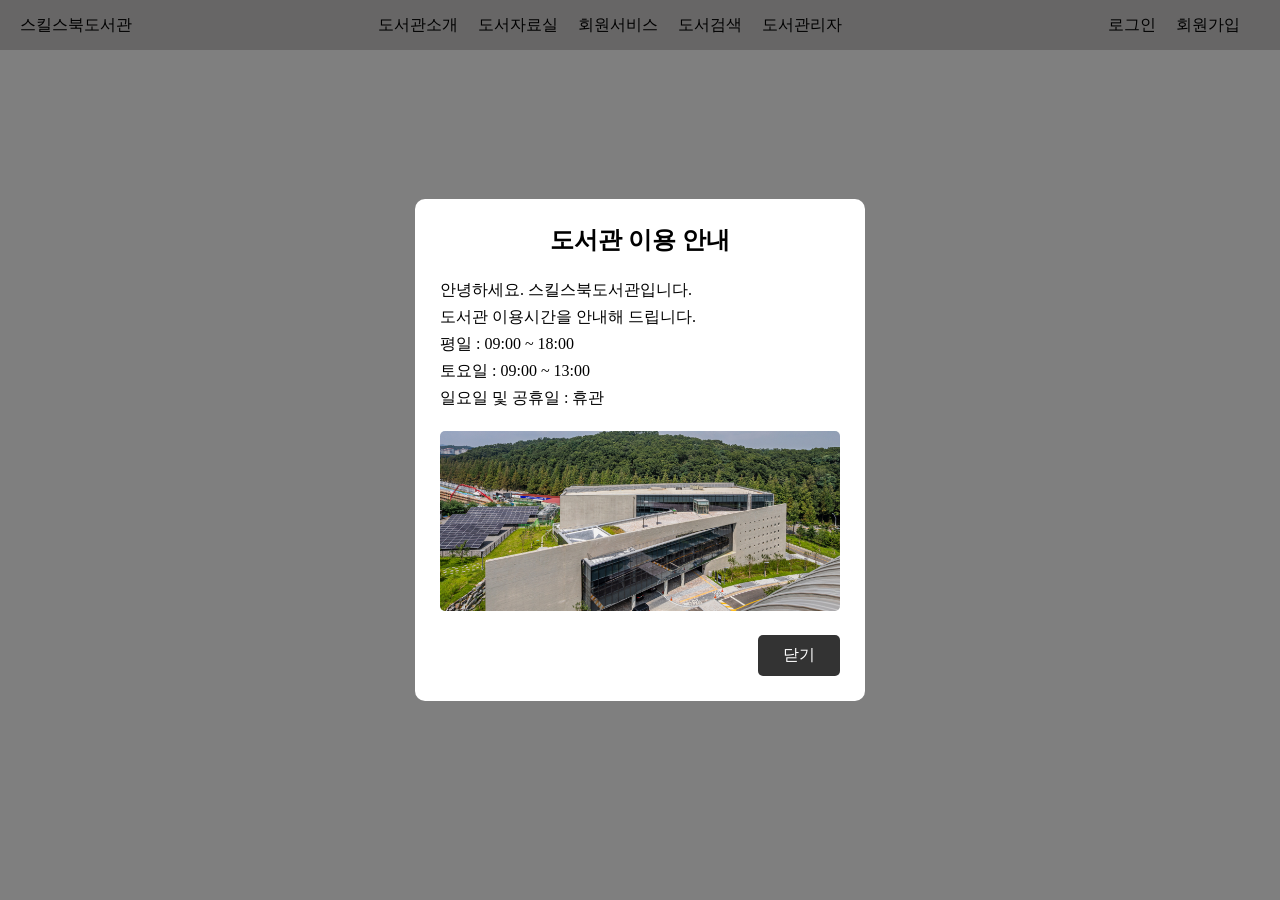
<file: B Module/index.html>
<!DOCTYPE html>
<html lang="ko">
<head>
    <meta charset="UTF-8">
    <meta name="viewport" content="width=device-width, initial-scale=1.0">
    <title>스킬스북도서관</title>
    <link rel="stylesheet" href="css/style.css">
</head>
<body>
    <div class="container">

        <div class="header">
            <div class="logo">
                <a href="index.html">스킬스북도서관</a>
            </div>

            <div class="nav">
                <div class="info">도서관소개</div>
                <div class="items">도서자료실</div>
                <div class="human">회원서비스</div>
                <div class="search">도서검색</div>
                <div class="admin">도서관리자</div>
            </div>

            <div class="right">
                <div class="login">
                    <a href="#login">로그인</a>
                </div>
                <div class="register">
                    <a href="#">회원가입</a>
                </div>
            </div>
        </div>

        <!-- 로그인 팝업 -->
        <div id="login" class="popup">
            <div class="login-box">
                <a href="#" class="close">✕</a>

                <h2>로그인</h2>

                <form action="#">
                    <input type="text" placeholder="아이디" required>
                    <input type="password" placeholder="비밀번호" required>

                    <button type="submit">로그인</button>
                </form>
            </div>
        </div>

        <!-- 안내 팝업 -->
        <input type="checkbox" id="notice-close-check">

        <div class="notice-popup">
            <div class="notice-box">

                <h2>도서관 이용 안내</h2>

                <div class="notice-content">
                    <p>안녕하세요. 스킬스북도서관입니다.</p>
                    <p>도서관 이용시간을 안내해 드립니다.</p>
                    <p>평일 : 09:00 ~ 18:00</p>
                    <p>토요일 : 09:00 ~ 13:00</p>
                    <p>일요일 및 공휴일 : 휴관</p>
                </div>

                <div class="notice-image">
                    <img src="images/images (3).jpg"
                         alt="도서관 안내 이미지">
                </div>

                <div class="notice-footer">
                    <label for="notice-close-check"
                           class="notice-close">
                        닫기
                    </label>
                </div>

            </div>
        </div>

    </div>
</body>
</html>
</file>
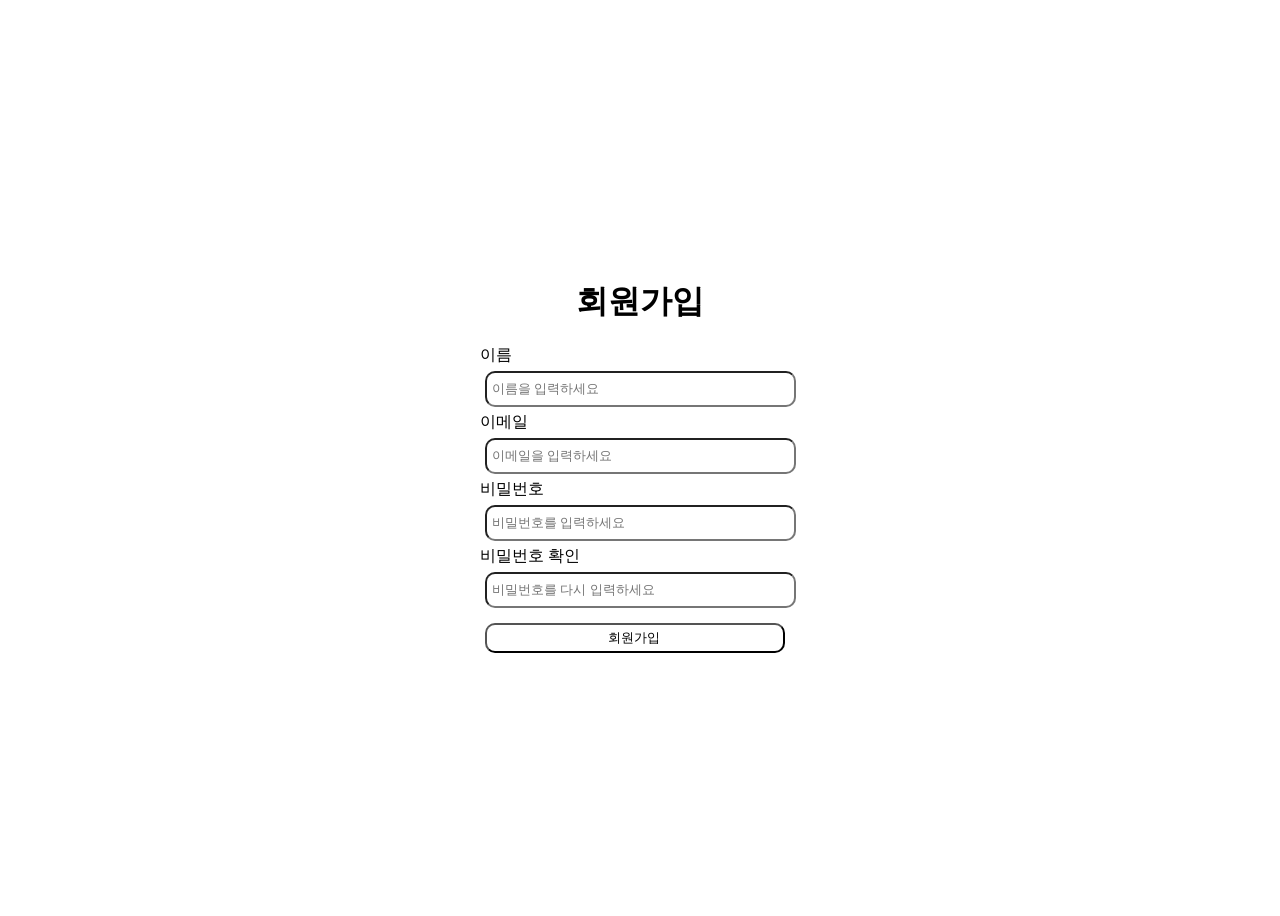
<file: A Module/A4/index.html>
<!DOCTYPE html>
<html lang="en">
<head>
    <meta charset="UTF-8">
    <meta name="viewport" content="width=device-width, initial-scale=1.0">
    <title>Document</title>
    <link rel="stylesheet" href="style.css">
</head>
<body>
    <h1>회원가입</h1>

    <div class="login-form">
        이름 <br>
        <input type = "text" placeholder = "이름을 입력하세요" required/><br>
        이메일 <br>
        <input type = "text" placeholder = "이메일을 입력하세요" required/><br>
        비밀번호 <br>
        <input type = "password" placeholder = "비밀번호를 입력하세요" required /><br>
        비밀번호 확인 <br>
        <input type = "password" placeholder = "비밀번호를 다시 입력하세요" required/><br>
        
        <input type = "submit"  value = "회원가입" id = "signup-btn" />
    </div>
</body>
</html>
</file>
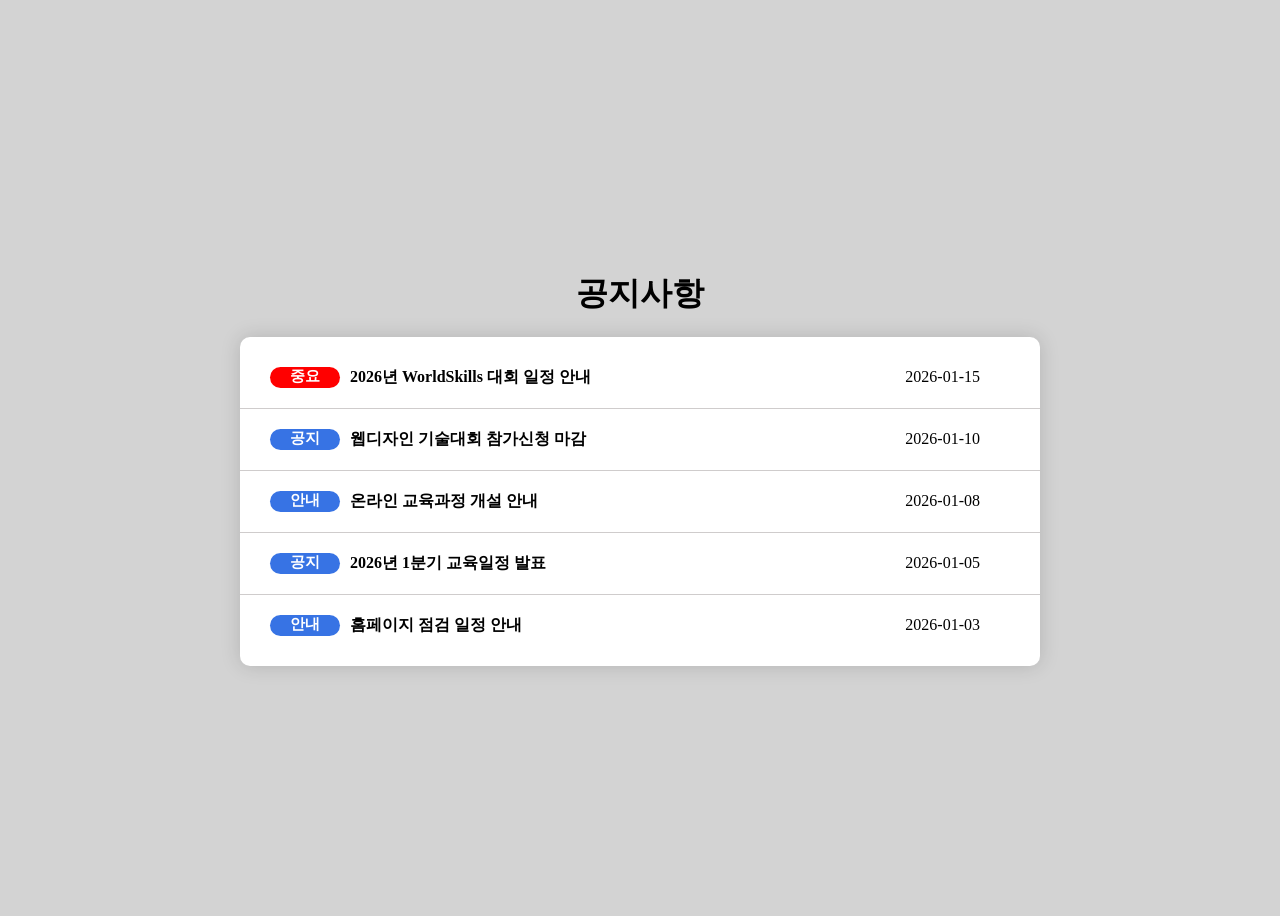
<file: A Module/A5/index.html>
<!DOCTYPE html>
<html lang="en">
<head>
    <meta charset="UTF-8">
    <meta name="viewport" content="width=device-width, initial-scale=1.0">
    <title>Document</title>
    <link rel = "stylesheet" href = "style.css">
</head>
<body>
    <div class="container">
        <div class = "title">
            <h1>공지사항</h1>
        </div>

        <div class = "list">
            <ul>
                <li>
                    <div class = "left">
                        <div class="important">
                            <b>중요</b>
                        </div>
                        <b>2026년 WorldSkills 대회 일정 안내</b>
                    </div>

                    <div class="right">
                        2026-01-15
                    </div>
                </li>

                <li>
                    <div class = "left">
                        <div class="notice">
                            <b>공지</b>
                        </div>
                        <b>웹디자인 기술대회 참가신청 마감</b>
                    </div>

                    <div class="right">
                        2026-01-10
                    </div>
                </li>

                <li>
                    <div class = "left">
                        <div class="notice">
                            <b>안내</b>
                        </div>
                        <b>온라인 교육과정 개설 안내</b>
                    </div>

                    <div class="right">
                        2026-01-08
                    </div>
                </li>

                <li>
                    <div class = "left">
                        <div class="notice">
                            <b>공지</b>
                        </div>
                        <b>2026년 1분기 교육일정 발표</b>
                    </div>

                    <div class="right">
                        2026-01-05
                    </div>
                </li>

                <li>
                    <div class = "left">
                        <div class="notice">
                            <b>안내</b>
                        </div>
                        <b>홈페이지 점검 일정 안내</b>
                    </div>

                    <div class="right">
                        2026-01-03
                    </div>
                </li>
            </ul>
        </div>
    </div>
    
</body>
</html>
</file>
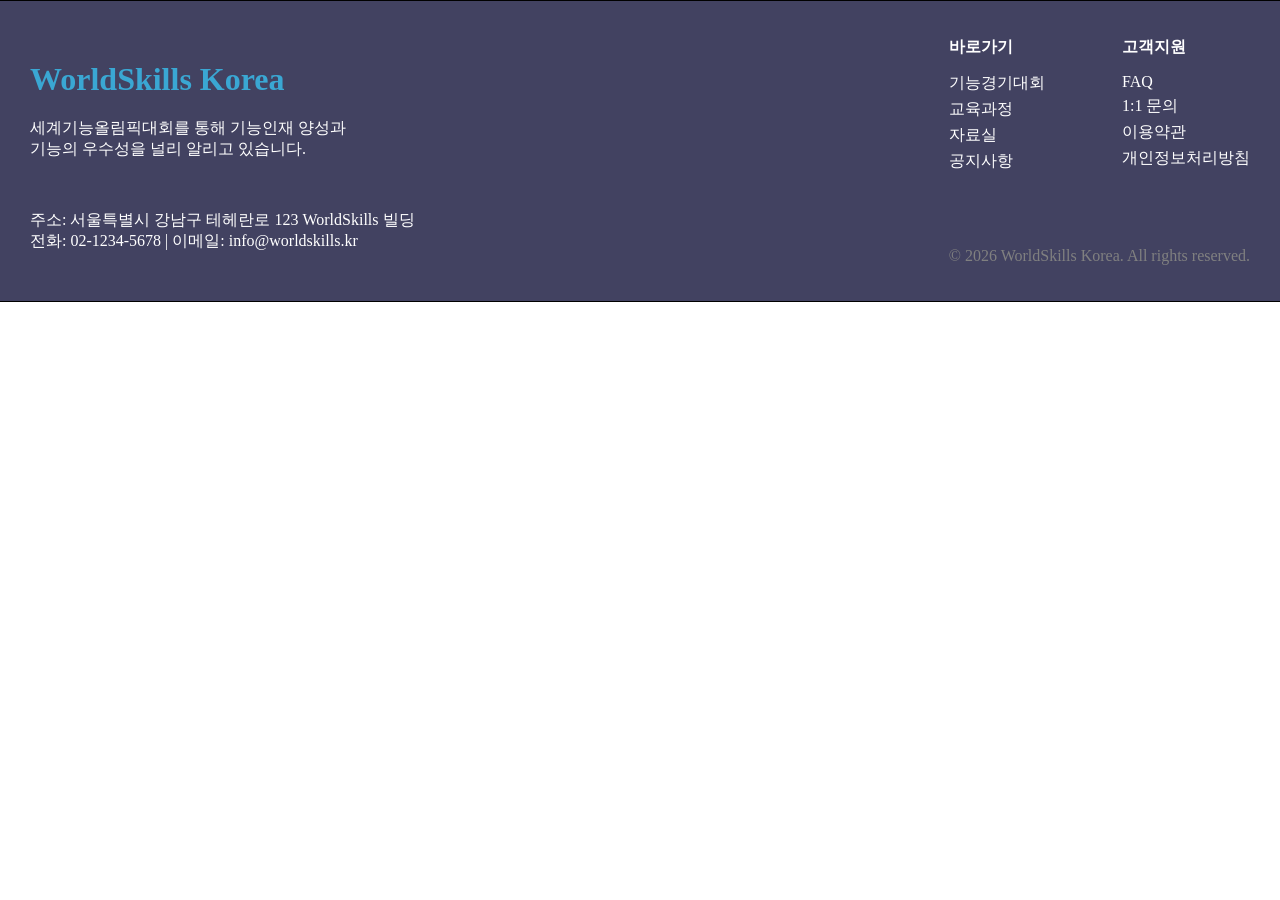
<file: A Module/A6/index.html>
<!DOCTYPE html>
<html lang="en">
<head>
    <meta charset="UTF-8">
    <meta name="viewport" content="width=device-width, initial-scale=1.0">
    <title>Document</title>
    <link rel = "stylesheet" href = "style.css">
</head>
<body>
    <div class="footer">
        <div class="left">
            <h1>WorldSkills Korea</h1>

            <div class="explanation">
                세계기능올림픽대회를 통해 기능인재 양성과 <br>
                기능의 우수성을 널리 알리고 있습니다.
            </div>

            <div class="address">
                주소: 서울특별시 강남구 테헤란로 123 WorldSkills 빌딩
            </div>

            <div class="telephone">
                전화: 02-1234-5678 | 이메일: info@worldskills.kr
            </div>
        </div>
        <div class="right">
            <div class="menu">
                <ul>
                    <li><b>바로가기</b></li>
                    <li>기능경기대회</li>
                    <li>교육과정</li>
                    <li>자료실</li>
                    <li>공지사항</li>
                </ul>

                <ul>
                    <li><b>고객지원</b></li>    
                    <li>FAQ</li>
                    <li>1:1 문의</li>
                    <li>이용약관</li>
                    <li>개인정보처리방침</li>
                </ul>
            </div>

            <div class="copyright">
                © 2026 WorldSkills Korea. All rights reserved.
            </div>
        </div>
    </div>
</body>
</html>
</file>
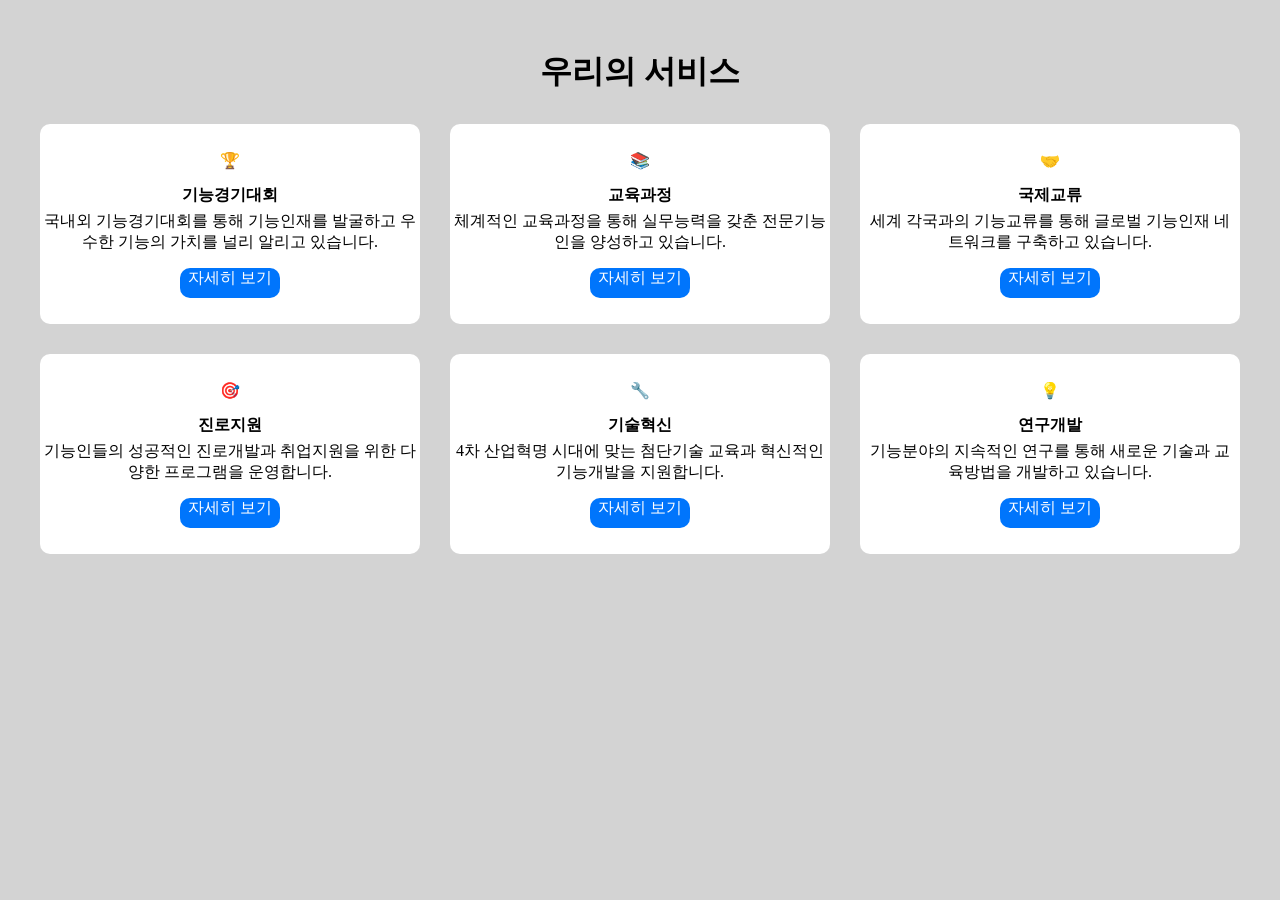
<file: A Module/A7/index.html>
<!DOCTYPE html>
<html lang="en">
<head>
    <meta charset="UTF-8">
    <meta name="viewport" content="width=device-width, initial-scale=1.0">
    <title>Document</title>
    <link rel ="stylesheet" href= "style.css">
</head>
<body>
    <div class="container">
        <h1>우리의 서비스</h1>
        <div class="service-list">
            <div class="top">
                <div class="box">
                    <div class="icon">
                        🏆
                    </div>
                    <div class="title">
                        <b>기능경기대회</b>
                    </div>
                    <div class="explanation">
                        국내외 기능경기대회를 통해 기능인재를 발굴하고 우 <br>
                        수한 기능의 가치를 널리 알리고 있습니다.
                    </div>

                    <div class="button">
                        자세히 보기
                    </div>
                </div>

                <div class="box">
                    <div class="icon">
                        📚
                    </div>
                    <div class="title">
                        <b>교육과정</b>
                    </div>
                    <div class="explanation">
                        체계적인 교육과정을 통해 실무능력을 갖춘 전문기능 <br>
                        인을 양성하고 있습니다.
                    </div>

                    <div class="button">
                        자세히 보기
                    </div>
                </div>

                <div class="box">
                    <div class="icon">
                        🤝
                    </div>
                    <div class="title">
                        <b>국제교류</b>
                    </div>
                    <div class="explanation">
                        세계 각국과의 기능교류를 통해 글로벌 기능인재 네 <br>
                        트워크를 구축하고 있습니다.
                    </div>

                    <div class="button">
                        자세히 보기
                    </div>
                </div>
            </div>
            <div class="bottom">
                <div class="box">
                    <div class="icon">
                        🎯
                    </div>
                    <div class="title">
                        <b>진로지원</b>
                    </div>
                    <div class="explanation">
                        기능인들의 성공적인 진로개발과 취업지원을 위한 다 <br>
                        양한 프로그램을 운영합니다.
                    </div>

                    <div class="button">
                        자세히 보기
                    </div>
                </div>

                <div class="box">
                    <div class="icon">
                        🔧
                    </div>
                    <div class="title">
                        <b>기술혁신</b>
                    </div>
                    <div class="explanation">
                        4차 산업혁명 시대에 맞는 첨단기술 교육과 혁신적인<br> 
                        기능개발을 지원합니다.
                    </div>

                    <div class="button">
                        자세히 보기
                    </div>
                </div>

                <div class="box">
                    <div class="icon">
                        💡
                    </div>
                    <div class="title">
                        <b>연구개발</b>
                    </div>
                    <div class="explanation">
                        기능분야의 지속적인 연구를 통해 새로운 기술과 교<br>
                        육방법을 개발하고 있습니다.
                    </div>

                    <div class="button">
                        자세히 보기
                    </div>
                </div>

            </div>
        </div>
    </div>
</body>
</html>
</file>
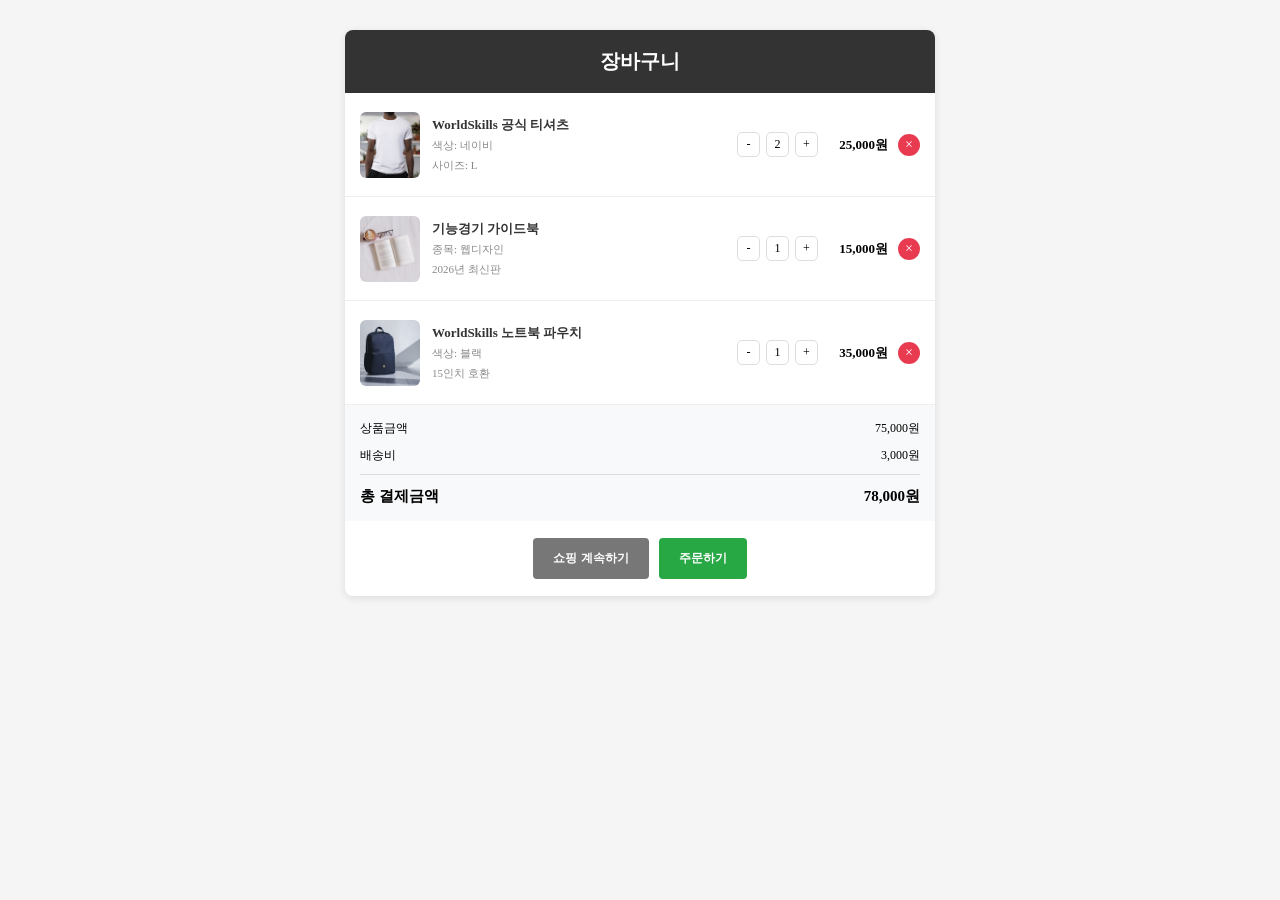
<file: A Module/A8/index.html>
<!DOCTYPE html>
<html lang="ko">
<head>
    <meta charset="UTF-8">
    <meta name="viewport" content="width=device-width, initial-scale=1.0">
    <title>장바구니</title>
    <link rel="stylesheet" href="style.css">
</head>
<body>

    <div class="container">

        <div class="box">

            <!-- 제목 -->
            <div class="title">
                <h1>장바구니</h1>
            </div>

            <!-- 상품 1 -->
            <div class="items">

                <div class="left">
                    <img src="images/tshirt.jpg" alt="티셔츠">

                    <div class="item-info">
                        <div class="item-name">
                            WorldSkills 공식 티셔츠
                        </div>
                        <div>색상: 네이비</div>
                        <div>사이즈: L</div>
                    </div>
                </div>

                <div class="right">
                    <div class="quantity">
                        <span>-</span>
                        <span>2</span>
                        <span>+</span>
                    </div>

                    <div class="item-total">25,000원</div>

                    <div class="exit">×</div>
                </div>

            </div>

            <!-- 상품 2 -->
            <div class="items">

                <div class="left">
                    <img src="images/book.jpg" alt="가이드북">

                    <div class="item-info">
                        <div class="item-name">
                            기능경기 가이드북
                        </div>
                        <div>종목: 웹디자인</div>
                        <div>2026년 최신판</div>
                    </div>
                </div>

                <div class="right">
                    <div class="quantity">
                        <span>-</span>
                        <span>1</span>
                        <span>+</span>
                    </div>

                    <div class="item-total">15,000원</div>

                    <div class="exit">×</div>
                </div>

            </div>

            <!-- 상품 3 -->
            <div class="items">

                <div class="left">
                    <img src="images/laptop-case.jpg" alt="노트북 파우치">

                    <div class="item-info">
                        <div class="item-name">
                            WorldSkills 노트북 파우치
                        </div>
                        <div>색상: 블랙</div>
                        <div>15인치 호환</div>
                    </div>
                </div>

                <div class="right">
                    <div class="quantity">
                        <span>-</span>
                        <span>1</span>
                        <span>+</span>
                    </div>

                    <div class="item-total">35,000원</div>

                    <div class="exit">×</div>
                </div>

            </div>

            <!-- 결제 금액 -->
            <div class="total">

                <div>
                    <span>상품금액</span>
                    <span>75,000원</span>
                </div>

                <div>
                    <span>배송비</span>
                    <span>3,000원</span>
                </div>

                <div class="final-total">
                    <span>총 결제금액</span>
                    <span>78,000원</span>
                </div>

            </div>

            <!-- 하단 버튼 -->
            <div class="buttons">
                <button class="continue">쇼핑 계속하기</button>
                <button class="order">주문하기</button>
            </div>

        </div>

    </div>

</body>
</html>
</file>
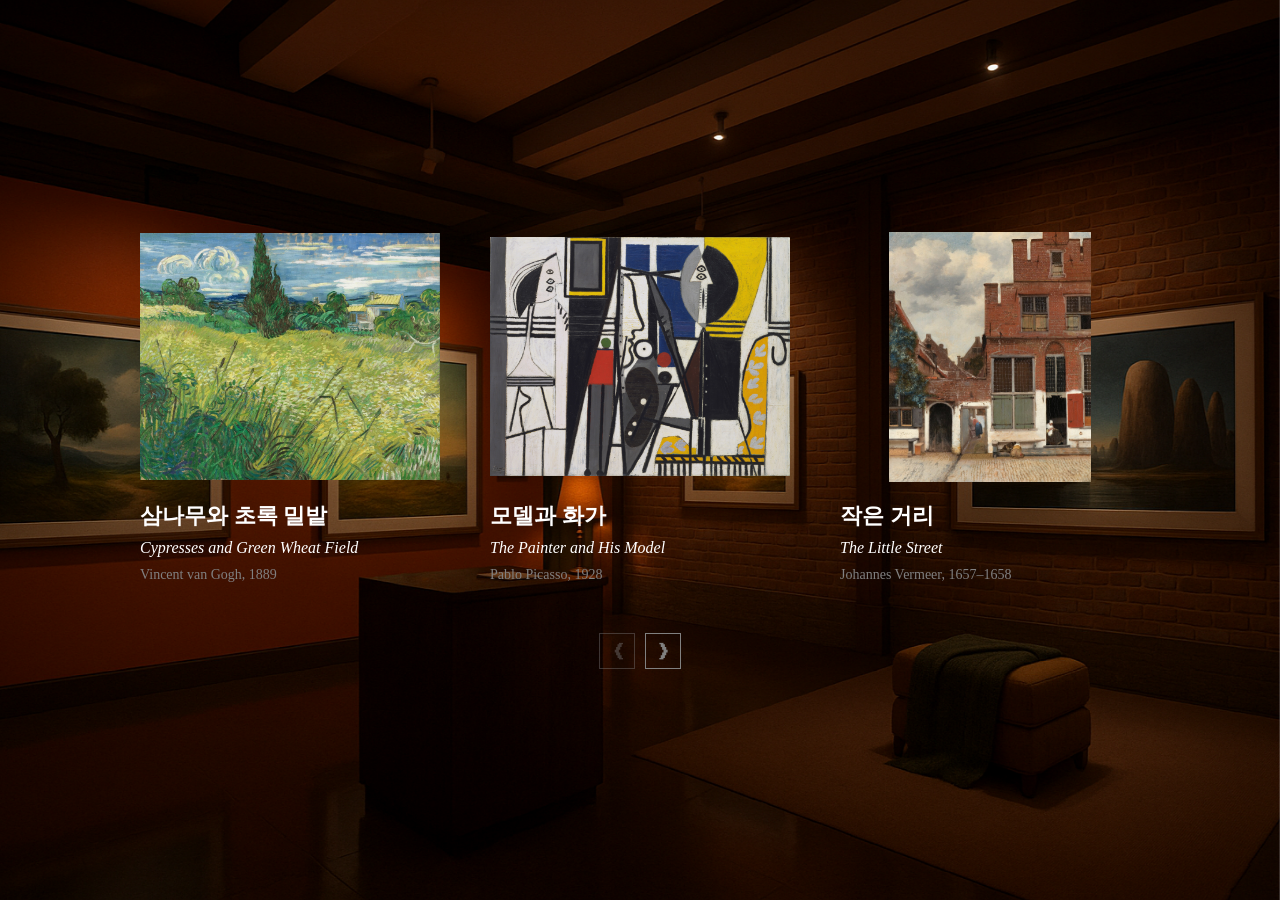
<file: A Module/A9/index.html>
<!DOCTYPE html>
<html lang="ko">
<head>
    <meta charset="UTF-8">
    <meta name="viewport" content="width=device-width, initial-scale=1.0">
    <title>미술관 갤러리</title>
    <link rel="stylesheet" href="style.css">
</head>
<body>
    <img src="images/background.png" class="background">

    <div class="gallery">
        <input type="radio" name="page" id="page1" checked>
        <input type="radio" name="page" id="page2">
        <input type="radio" name="page" id="page3">

        <div class="pages">
            <!-- 1페이지 -->
            <div class="container">
                <div class="paint1">
                    <div class="images">
                        <img src="images/1.jpg" alt="">
                    </div>
                    <div class="title"><b>삼나무와 초록 밀밭</b></div>
                    <div class="english-title"><i>Cypresses and Green Wheat Field</i></div>
                    <div class="artist">Vincent van Gogh, 1889</div>
                </div>

                <div class="paint2">
                    <div class="images">
                        <img src="images/2.jpg" alt="">
                    </div>
                    <div class="title"><b>모델과 화가</b></div>
                    <div class="english-title"><i>The Painter and His Model</i></div>
                    <div class="artist">Pablo Picasso, 1928</div>
                </div>

                <div class="paint3">
                    <div class="images">
                        <img src="images/3.jpg" alt="">
                    </div>
                    <div class="title"><b>작은 거리</b></div>
                    <div class="english-title"><i>The Little Street</i></div>
                    <div class="artist">Johannes Vermeer, 1657–1658</div>
                </div>
            </div>

            <!-- 2페이지 -->
            <div class="container">
                <div class="paint1">
                    <div class="images">
                        <img src="images/4.jpg" alt="">
                    </div>
                    <div class="title"><b>빈도 알토비티의 초상</b></div>
                    <div class="english-title"><i>Portrait of Bindo Altoviti</i></div>
                    <div class="artist">Raphael, 1515</div>
                </div>

                <div class="paint2">
                    <div class="images">
                        <img src="images/5.jpg" alt="">
                    </div>
                    <div class="title"><b>나르시스의 변형</b></div>
                    <div class="english-title"><i>The Metamorphosis of Narcissus</i></div>
                    <div class="artist">Salvador Dalí, 1937</div>
                </div>

                <div class="paint3">
                    <div class="images">
                        <img src="images/6.jpg" alt="">
                    </div>
                    <div class="title"><b>베노아의 성모</b></div>
                    <div class="english-title"><i>The Benois Madonna</i></div>
                    <div class="artist">Leonardo da Vinci, 1478–1480</div>
                </div>
            </div>

            <!-- 3페이지 -->
            <div class="container">
                <div class="paint1">
                    <div class="images">
                        <img src="images/7.jpg" alt="">
                    </div>
                    <div class="title"><b>과일 바구니를 든 소년</b></div>
                    <div class="english-title"><i>Boy with a Basket of Fruit</i></div>
                    <div class="artist">Caravaggio, 1593–1594</div>
                </div>

                <div class="paint2">
                    <div class="images">
                        <img src="images/8.jpg" alt="">
                    </div>
                    <div class="title"><b>들쥐</b></div>
                    <div class="english-title"><i>Young Hare</i></div>
                    <div class="artist">Albrecht Dürer, 1502</div>
                </div>

                <div class="paint3">
                    <div class="images">
                        <img src="images/9.jpg" alt="">
                    </div>
                    <div class="title"><b>톨레도 풍경</b></div>
                    <div class="english-title"><i>View of Toledo</i></div>
                    <div class="artist">El Greco, 1596–1600</div>
                </div>
            </div>
        </div>

        <div class="buttons">
            <div class="controls control1">
                <span>&#10094;</span>
                <label for="page2">&#10095;</label>
            </div>

            <div class="controls control2">
                <label for="page1">&#10094;</label>
                <label for="page3">&#10095;</label>
            </div>

            <div class="controls control3">
                <label for="page2">&#10094;</label>
                <span>&#10095;</span>
            </div>
        </div>
    </div>
</body>
</html>
</file>
<file: B Module/css/style.css>
* {
    margin: 0;
}

.header {
    display: flex;
    justify-content: space-between;
    background-color: rgba(66, 59, 59, 0.253);
    height: 50px;
    align-items: center;
}

.nav {
    display: flex;
    justify-content: space-between;
}

.info, .items, .human, .search, .admin, .login, .register {
    margin-right : 20px;
}

.right {
    display: flex;
    justify-content: space-between;
    margin-right: 20px;
}

.logo {
    margin-left: 20px;
}

a {
    text-decoration: none;
    color: black;
}

.login:hover{
    height: 50px;
    text-align: center;
    background-color: rgba(0, 255, 255, 0.253);
}

.register:hover{
    height: 50px;
    text-align: center;
    background-color: rgba(0, 255, 255, 0.253);
}

.popup {
    display: none;
    position: fixed;
    top: 0;
    left: 0;
    width: 100%;
    height: 100%;
    background-color: rgba(0, 0, 0, 0.5);

    justify-content: center;
    align-items: center;
    z-index: 1000;
}

.popup:target {
    display: flex;
}

.login-box {
    position: relative;
    width: 350px;
    padding: 30px;
    background-color: white;
    border-radius: 10px;
    text-align: center;
    box-sizing: border-box;
}

.close {
    position: absolute;
    top: 10px;
    right: 15px;
    font-size: 20px;
}

.login-box input {
    width: 100%;
    padding: 12px;
    margin-bottom: 15px;
    box-sizing: border-box;
}

.login-box button {
    width: 100%;
    padding: 12px;
    background-color: #333;
    color: white;
    border: none;
    cursor: pointer;
}


/* 체크박스 숨기기 */
#notice-close-check {
    display: none;
}

/* 안내 팝업 배경 */
.notice-popup {
    position: fixed;
    top: 0;
    left: 0;

    width: 100%;
    height: 100%;

    background-color: rgba(0, 0, 0, 0.5);

    display: flex;
    justify-content: center;
    align-items: center;

    z-index: 2000;

    animation: fadeIn 0.5s ease;
}

/* 모달창 */
.notice-box {
    width: 450px;
    padding: 25px;

    background-color: white;
    border-radius: 10px;

    box-sizing: border-box;

    animation: slideDown 0.5s ease;
}

/* 제목 */
.notice-box h2 {
    text-align: center;
    margin-bottom: 20px;
}

/* 내용 */
.notice-content {
    line-height: 1.7;
    margin-bottom: 20px;
}

/* 이미지 */
.notice-image img {
    width: 100%;
    height: 180px;
    object-fit: cover;
    border-radius: 5px;
}

/* 닫기 버튼 */
.notice-footer {
    text-align: right;
    margin-top: 20px;
}

.notice-close {
    display: inline-block;
    padding: 10px 25px;

    background-color: #333;
    color: white;

    border-radius: 5px;
    cursor: pointer;
}

.notice-close:hover {
    background-color: #555;
}

/* 닫기 클릭 시 팝업 숨기기 */
#notice-close-check:checked + .notice-popup {
    display: none;
}

/* 배경 애니메이션 */
@keyframes fadeIn {
    from {
        opacity: 0;
    }
    to {
        opacity: 1;
    }
}

/* 모달 애니메이션 */
@keyframes slideDown {
    from {
        opacity: 0;
        transform: translateY(-50px);
    }
    to {
        opacity: 1;
        transform: translateY(0);
    }
}
</file>
<file: A Module/A4/style.css>
h1 {
    text-align: center;
}

body {
    display: flex; 
    justify-content: center;
    align-items: center;
    height : 100vh;
    flex-direction: column;
}

input {
    width : 300px;
    height: 30px;
    border-radius: 10px;
    margin : 5px;
    padding-left : 5px;
}

#signup-btn {
    background-color : rgb(255, 255, 255);
    margin-top : 10px;
}

#signup-btn:hover {
    background-color : rgb(6, 6, 107);
    color : white;
    transition : background-color 0.3s ease;
}
</file>
<file: A Module/A5/style.css>
.container {
    display: flex;
    justify-content: center;
    align-items: center;
    height: 100vh;
    flex-direction: column;
}

body {
    background-color: lightgray;
}

.list {
    width: 800px;
    background-color: white;
    border-radius: 10px;
    box-shadow: 0 0 20px 0 rgba(0, 0, 0, 0.15);
    padding: 10px 0;
    overflow: hidden;
}

.list ul {
    padding: 0;
    margin: 0;
}

li {
    display: flex;
    justify-content: space-between;
    align-items: center;
    list-style: none;
    margin: 0;
    padding: 20px 30px;
    border-bottom: 1px solid rgb(207, 204, 204);
}

li:last-child {
    border-bottom: none;
}

.left {
    display: flex;
}

.important {
    width: 70px;
    text-align: center;
    background-color: red;
    color: white;
    margin-right: 10px;
    border-radius: 20px;
    font-size: 15px;
}

.notice {
    width: 70px;
    text-align: center;
    background-color: rgb(55, 115, 228);
    color: white;
    margin-right: 10px;
    border-radius: 20px;
    font-size: 15px;
}

.right {
    margin-right: 30px;
}
</file>
<file: A Module/A6/style.css>
* {
    margin: 0;
    padding: 0;
}

.footer {
    width: 100%;
    height: 300px;
    display: flex;
    justify-content: space-between;
    background-color: rgb(66, 66, 97);
    border-top: 1px solid black;
    border-bottom: 1px solid black ;
}

.left{ 
    padding: 30px;
}

.left h1 {
    padding-top: 30px;
    color: rgb(58, 167, 211);
    padding-bottom: 20px;
}

.explanation {
    color: white;
    padding-bottom : 50px;
}

.address{
    color: white;
}

.telephone {
    color: white;
}

.right {
    display: flex;
    flex-direction: column;
    justify-content: center;
    margin-right: 30px;
}

.menu {
    display: flex;
    color: white;
    margin-bottom: 70px;
    justify-content: space-between;
}

.menu ul li {
    display: block;
    margin-bottom: 5px;
}

.menu ul {
    list-style: none;
}

.menu ul b {
    display: block;
    margin-bottom: 15px;
}

.copyright {
    color: gray;
}
</file>
<file: A Module/A7/style.css>
* {
    margin: 0;
    padding: 0;
}

body {
    background-color: lightgray;
}

.container {
    display: flex;
    flex-direction: column;
    align-items: center;
}

h1{
    width: 100%;
    text-align: center;
    margin-top: 50px;
}

.title {
    display: block;
    padding-bottom: 5px;
    padding-top: 15px;
}

.box {
    display: flex;
    flex-direction: column;
    align-items: center;
    text-align: center;
    justify-content: center;
    border-radius: 10px;
    width : 380px;
    height: 200px;
    background-color: white;
    margin-top: 30px;
}

.button {
    width: 100px;
    height: 30px;
    border-radius: 10px;
    display: block;
    margin-top: 15px;
    background-color: rgb(0, 117, 252);
    color: white;
}

.service-list {
    width: 1200px;
}

.top {
    display: flex;
    justify-content: space-between;
    width: 100%;
}

.bottom {
    display: flex;
    justify-content: space-between;
}
</file>
<file: A Module/A8/style.css>
* {
    margin: 0;
    padding: 0;
    box-sizing: border-box;
}

body {
    background-color: #f5f5f5;
}

/* 전체 컨테이너 */
.container {
    display: flex;
    justify-content: center;
    padding: 30px;
}

/* 장바구니 전체 박스 */
.box {
    width: 590px;
    background-color: white;
    border-radius: 8px;
    overflow: hidden;
    box-shadow: 0 2px 8px rgba(0, 0, 0, 0.1);
}

/* 제목 */
.title {
    background-color: #333;
    color: white;
    text-align: center;
    padding: 18px;
}

.title h1 {
    font-size: 20px;
    margin: 0;
}

/* 상품 영역 */
.items {
    display: flex;
    justify-content: space-between;
    align-items: center;
    height: 104px;
    padding: 15px;
    border-bottom: 1px solid #eee;
}

/* 왼쪽 이미지와 상품 정보 */
.left {
    display: flex;
    align-items: center;
    gap: 12px;
}

.left img {
    width: 60px;
    height: 66px;
    object-fit: cover;
    border-radius: 6px;
}

/* 상품 설명 */
.item-info {
    font-size: 11px;
    color: #888;
    line-height: 1.8;
}

.item-name {
    font-size: 13px;
    font-weight: bold;
    color: #333;
}

/* 오른쪽 수량, 가격, 삭제 */
.right {
    display: flex;
    align-items: center;
    gap: 10px;
}

/* 수량 버튼 */
.quantity {
    display: flex;
    align-items: center;
    gap: 6px;
}

.quantity span {
    display: flex;
    justify-content: center;
    align-items: center;
    width: 23px;
    height: 25px;
    border: 1px solid #ddd;
    border-radius: 5px;
    font-size: 12px;
}

/* 상품 가격 */
.item-total {
    font-size: 13px;
    font-weight: bold;
    white-space: nowrap;
    width: 60px;
    text-align: right;
}

/* 삭제 버튼 */
.exit {
    display: flex;
    justify-content: center;
    align-items: center;
    background-color: #e83b50;
    color: white;
    width: 22px;
    height: 22px;
    border-radius: 50%;
    font-size: 14px;
}

/* 결제 금액 영역 */
.total {
    background-color: #f8f9fa;
    padding: 15px;
    font-size: 12px;
}

.total div {
    display: flex;
    justify-content: space-between;
    margin-bottom: 10px;
}

/* 최종 결제 금액 */
.total .final-total {
    border-top: 1px solid #ddd;
    padding-top: 12px;
    margin-bottom: 0;
    font-size: 15px;
    font-weight: bold;
}

/* 하단 버튼 영역 */
.buttons {
    display: flex;
    justify-content: center;
    align-items: center;
    gap: 10px;
    padding: 17px;
}

/* 버튼 공통 */
.buttons button {
    border: none;
    border-radius: 4px;
    padding: 12px 20px;
    color: white;
    font-size: 12px;
    font-weight: bold;
    cursor: pointer;
}

/* 쇼핑 계속하기 */
.continue {
    background-color: #777;
}

/* 주문하기 */
.order {
    background-color: #28a745;
}
</file>
<file: A Module/A9/style.css>
* {
    margin: 0;
    padding: 0;
    box-sizing: border-box;
}

html, body {
    width: 100%;
    min-height: 100%;
}

.background {
    position: fixed;
    top: 0;
    left: 0;
    width: 100%;
    height: 100%;
    object-fit: cover;
    z-index: -1;
}

.gallery {
    min-height: 100vh;

    display: flex;
    flex-direction: column;
    justify-content: center;
    align-items: center;

    padding: 50px;
}

.gallery input {
    display: none;
}

.pages {
    width: 100%;
}

.container {
    display: none;
    justify-content: center;
    align-items: flex-start;
    gap: 50px;

    width: 100%;
}

.paint1, .paint2, .paint3 {
    text-align: left;
    width: 300px;
}

.images img {
    width: 100%;
    height: 250px;
    object-fit: contain;
}

.title {
    font-size: 22px;
    color: white;
    margin-top: 15px;
}

.english-title {
    font-size: 16px;
    color: white;
    margin-top: 8px;
}

.artist {
    font-size: 14px;
    color: gray;
    margin-top: 10px;
}

/* 페이지 전환 */
#page1:checked ~ .pages .container:nth-child(1),
#page2:checked ~ .pages .container:nth-child(2),
#page3:checked ~ .pages .container:nth-child(3) {
    display: flex;
}

/* 화살표 버튼 */
.buttons {
    margin-top: 50px;
}

.controls {
    display: none;
    gap: 10px;
}

#page1:checked ~ .buttons .control1,
#page2:checked ~ .buttons .control2,
#page3:checked ~ .buttons .control3 {
    display: flex;
}

.controls label,
.controls span {
    width: 36px;
    height: 36px;

    border: 1px solid gray;
    color: gray;
    background: transparent;

    display: flex;
    justify-content: center;
    align-items: center;

    font-size: 22px;
}

.controls label {
    cursor: pointer;
}

.controls span {
    opacity: 0.4;
}
</file>
